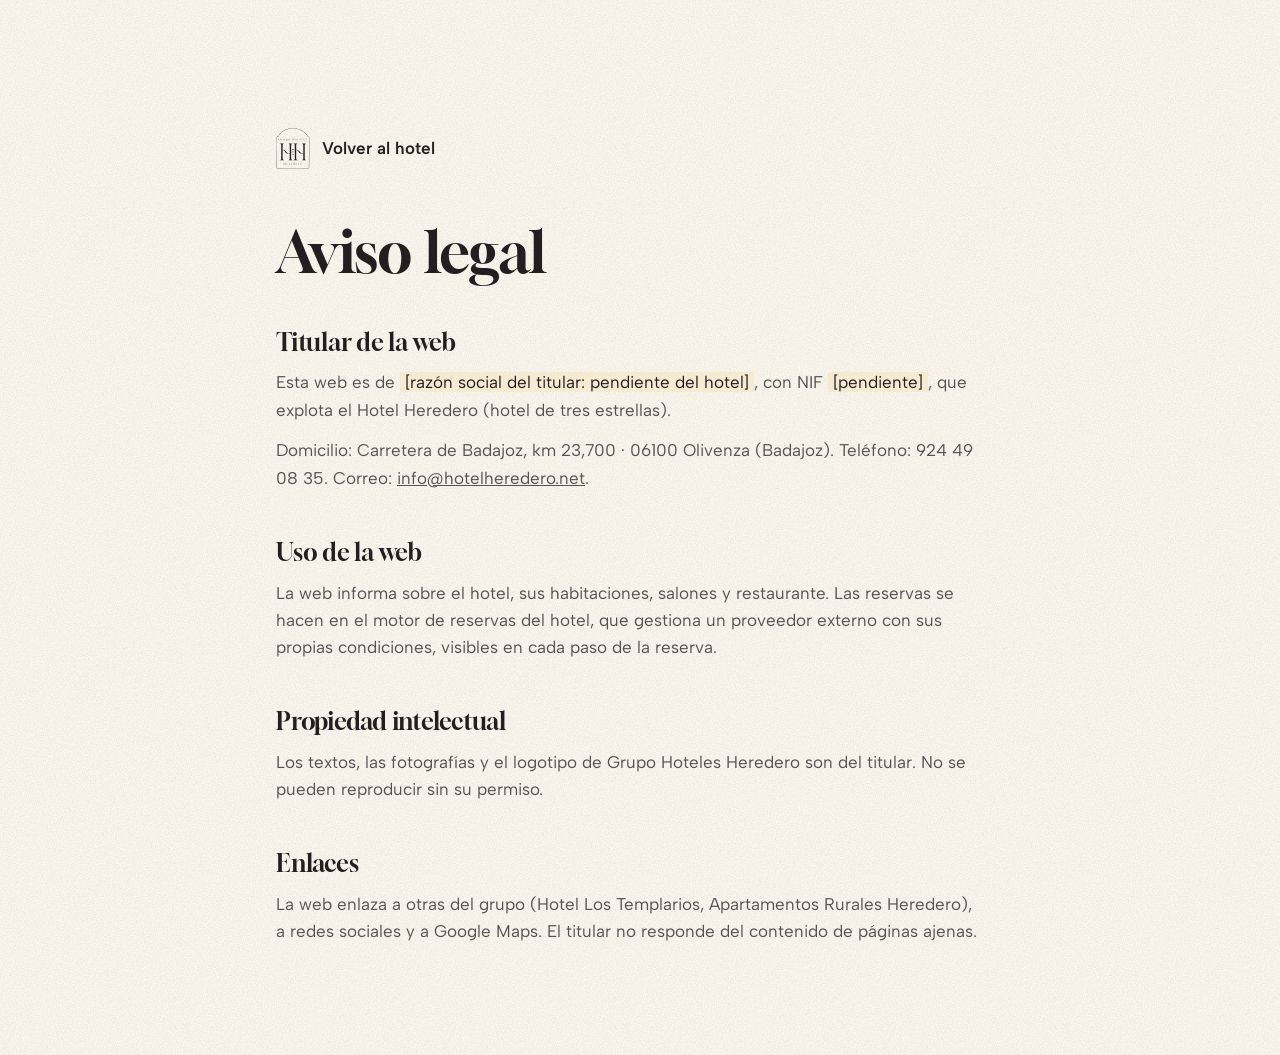
<file: aviso-legal.html>
<!DOCTYPE html>
<html lang="es">
<head>
<meta charset="utf-8">
<meta name="viewport" content="width=device-width, initial-scale=1">
<meta name="robots" content="noindex,nofollow">
<title>Aviso legal · Hotel Heredero</title>
<link rel="preconnect" href="https://fonts.googleapis.com">
<link rel="preconnect" href="https://fonts.gstatic.com" crossorigin>
<link rel="stylesheet" href="https://fonts.googleapis.com/css2?family=Gloock&family=Albert+Sans:wght@400;600&display=swap">
<link rel="stylesheet" href="css/estilos.css?v=2d593170">
<link rel="stylesheet" href="css/legal.css?v=1283e9ba">
<link rel="icon" href="marca/favicon.svg" type="image/svg+xml">
</head>
<body>
<main class="legal">
  <a class="legal__volver" href="index.html"><img src="marca/logo-heredero.svg" width="34" height="41" alt=""> Volver al hotel</a>
  <h1>Aviso legal</h1>

  <h2>Titular de la web</h2>
  <p>Esta web es de <span class="pendiente">[razón social del titular: pendiente del hotel]</span>, con NIF <span class="pendiente">[pendiente]</span>, que explota el Hotel Heredero (hotel de tres estrellas).</p>
  <p>Domicilio: Carretera de Badajoz, km 23,700 · 06100 Olivenza (Badajoz). Teléfono: 924 49 08 35. Correo: <a href="mailto:info@hotelheredero.net">info@hotelheredero.net</a>.</p>

  <h2>Uso de la web</h2>
  <p>La web informa sobre el hotel, sus habitaciones, salones y restaurante. Las reservas se hacen en el motor de reservas del hotel, que gestiona un proveedor externo con sus propias condiciones, visibles en cada paso de la reserva.</p>

  <h2>Propiedad intelectual</h2>
  <p>Los textos, las fotografías y el logotipo de Grupo Hoteles Heredero son del titular. No se pueden reproducir sin su permiso.</p>

  <h2>Enlaces</h2>
  <p>La web enlaza a otras del grupo (Hotel Los Templarios, Apartamentos Rurales Heredero), a redes sociales y a Google Maps. El titular no responde del contenido de páginas ajenas.</p>
</main>
</body>
</html>
</file>
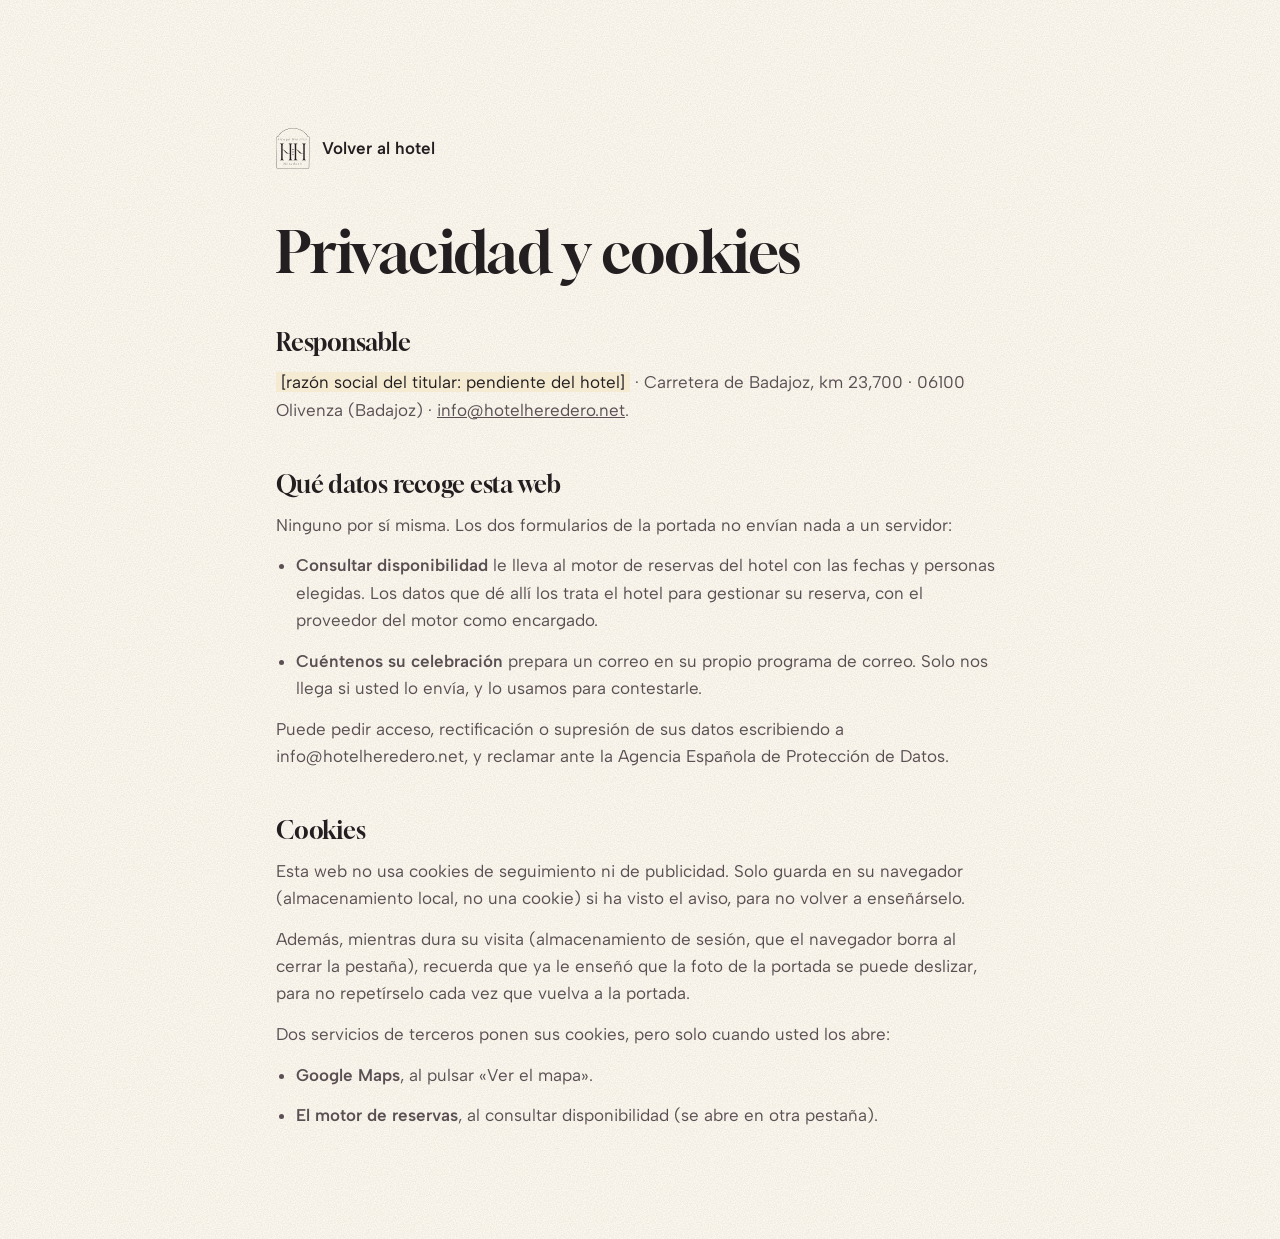
<file: privacidad.html>
<!DOCTYPE html>
<html lang="es">
<head>
<meta charset="utf-8">
<meta name="viewport" content="width=device-width, initial-scale=1">
<meta name="robots" content="noindex,nofollow">
<title>Privacidad y cookies · Hotel Heredero</title>
<link rel="preconnect" href="https://fonts.googleapis.com">
<link rel="preconnect" href="https://fonts.gstatic.com" crossorigin>
<link rel="stylesheet" href="https://fonts.googleapis.com/css2?family=Gloock&family=Albert+Sans:wght@400;600&display=swap">
<link rel="stylesheet" href="css/estilos.css?v=2d593170">
<link rel="stylesheet" href="css/legal.css?v=1283e9ba">
<link rel="icon" href="marca/favicon.svg" type="image/svg+xml">
</head>
<body>
<main class="legal">
  <a class="legal__volver" href="index.html"><img src="marca/logo-heredero.svg" width="34" height="41" alt=""> Volver al hotel</a>
  <h1>Privacidad y cookies</h1>

  <h2>Responsable</h2>
  <p><span class="pendiente">[razón social del titular: pendiente del hotel]</span> · Carretera de Badajoz, km 23,700 · 06100 Olivenza (Badajoz) · <a href="mailto:info@hotelheredero.net">info@hotelheredero.net</a>.</p>

  <h2>Qué datos recoge esta web</h2>
  <p>Ninguno por sí misma. Los dos formularios de la portada no envían nada a un servidor:</p>
  <ul>
    <li><strong>Consultar disponibilidad</strong> le lleva al motor de reservas del hotel con las fechas y personas elegidas. Los datos que dé allí los trata el hotel para gestionar su reserva, con el proveedor del motor como encargado.</li>
    <li><strong>Cuéntenos su celebración</strong> prepara un correo en su propio programa de correo. Solo nos llega si usted lo envía, y lo usamos para contestarle.</li>
  </ul>
  <p>Puede pedir acceso, rectificación o supresión de sus datos escribiendo a info@hotelheredero.net, y reclamar ante la Agencia Española de Protección de Datos.</p>

  <h2>Cookies</h2>
  <p>Esta web no usa cookies de seguimiento ni de publicidad. Solo guarda en su navegador (almacenamiento local, no una cookie) si ha visto el aviso, para no volver a enseñárselo.</p>
  <p>Además, mientras dura su visita (almacenamiento de sesión, que el navegador borra al cerrar la pestaña), recuerda que ya le enseñó que la foto de la portada se puede deslizar, para no repetírselo cada vez que vuelva a la portada.</p>
  <p>Dos servicios de terceros ponen sus cookies, pero solo cuando usted los abre:</p>
  <ul>
    <li><strong>Google Maps</strong>, al pulsar «Ver el mapa».</li>
    <li><strong>El motor de reservas</strong>, al consultar disponibilidad (se abre en otra pestaña).</li>
  </ul>
</main>
</body>
</html>
</file>
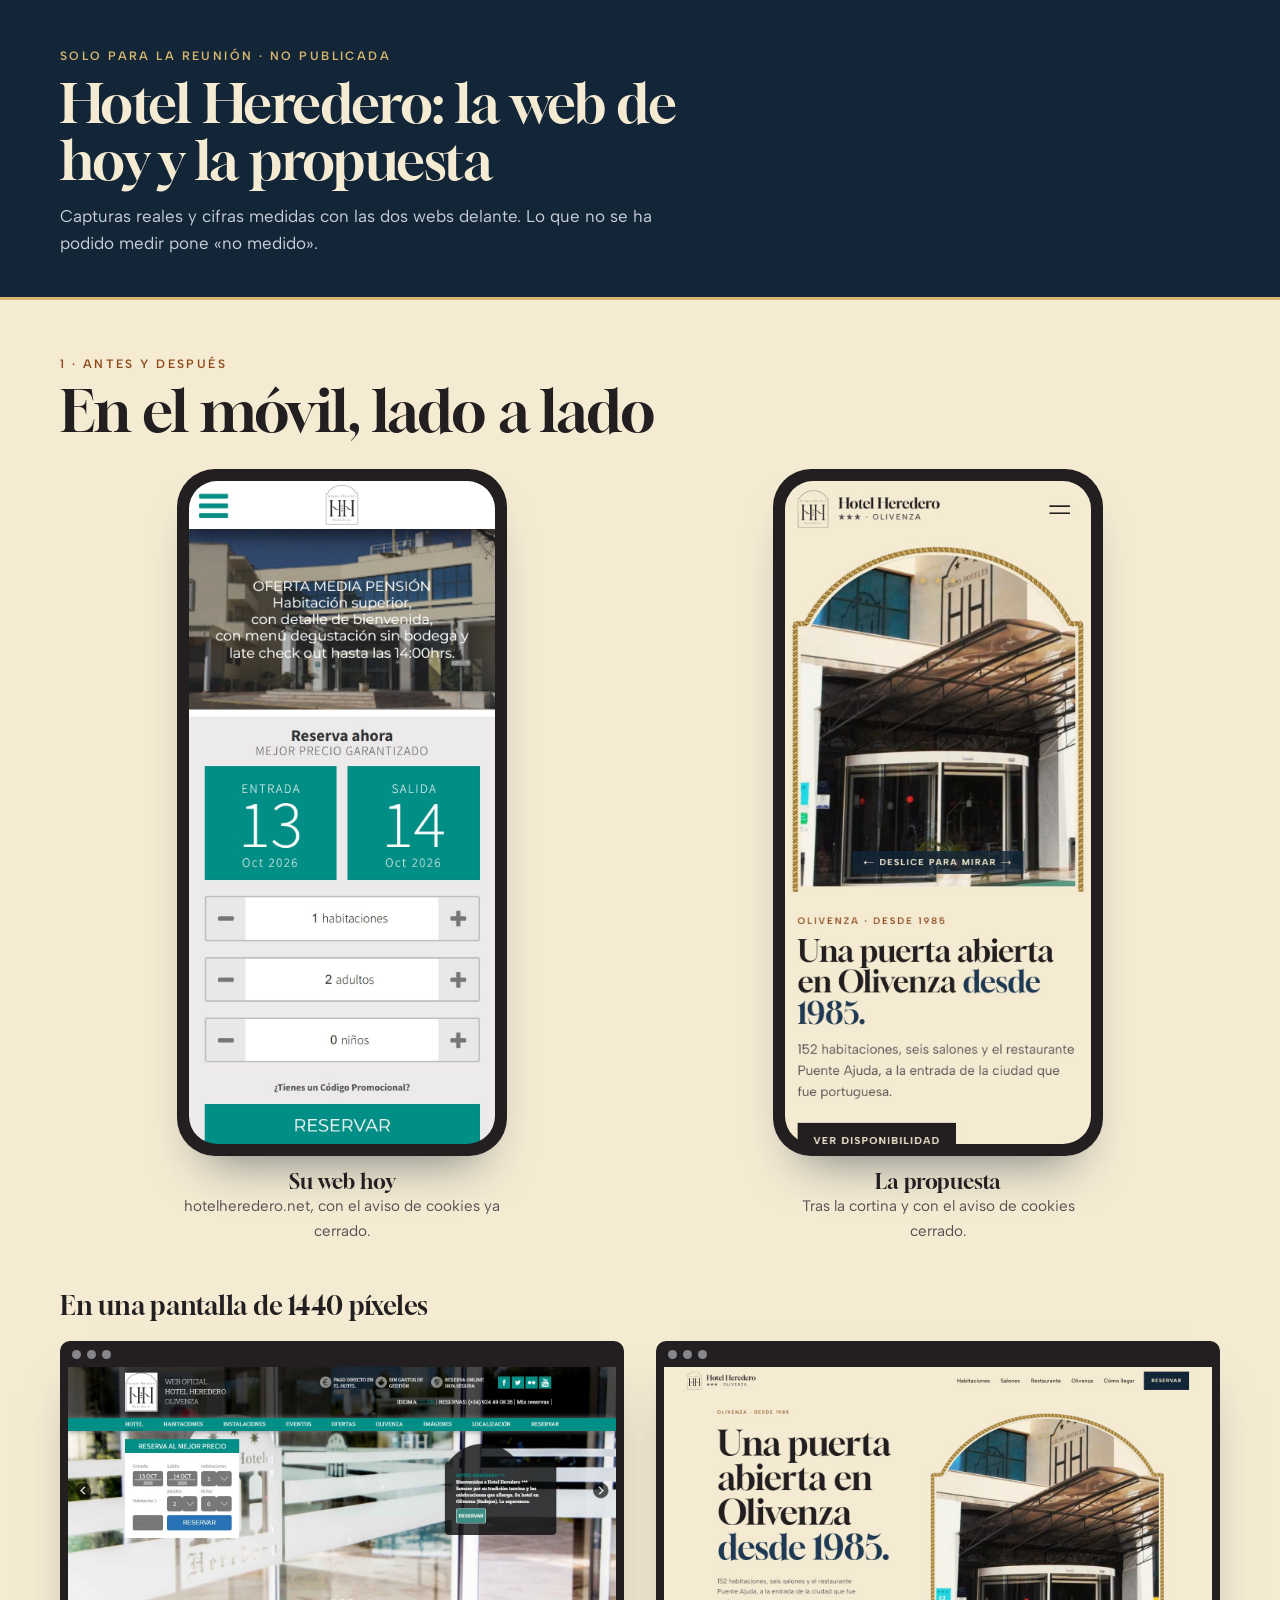
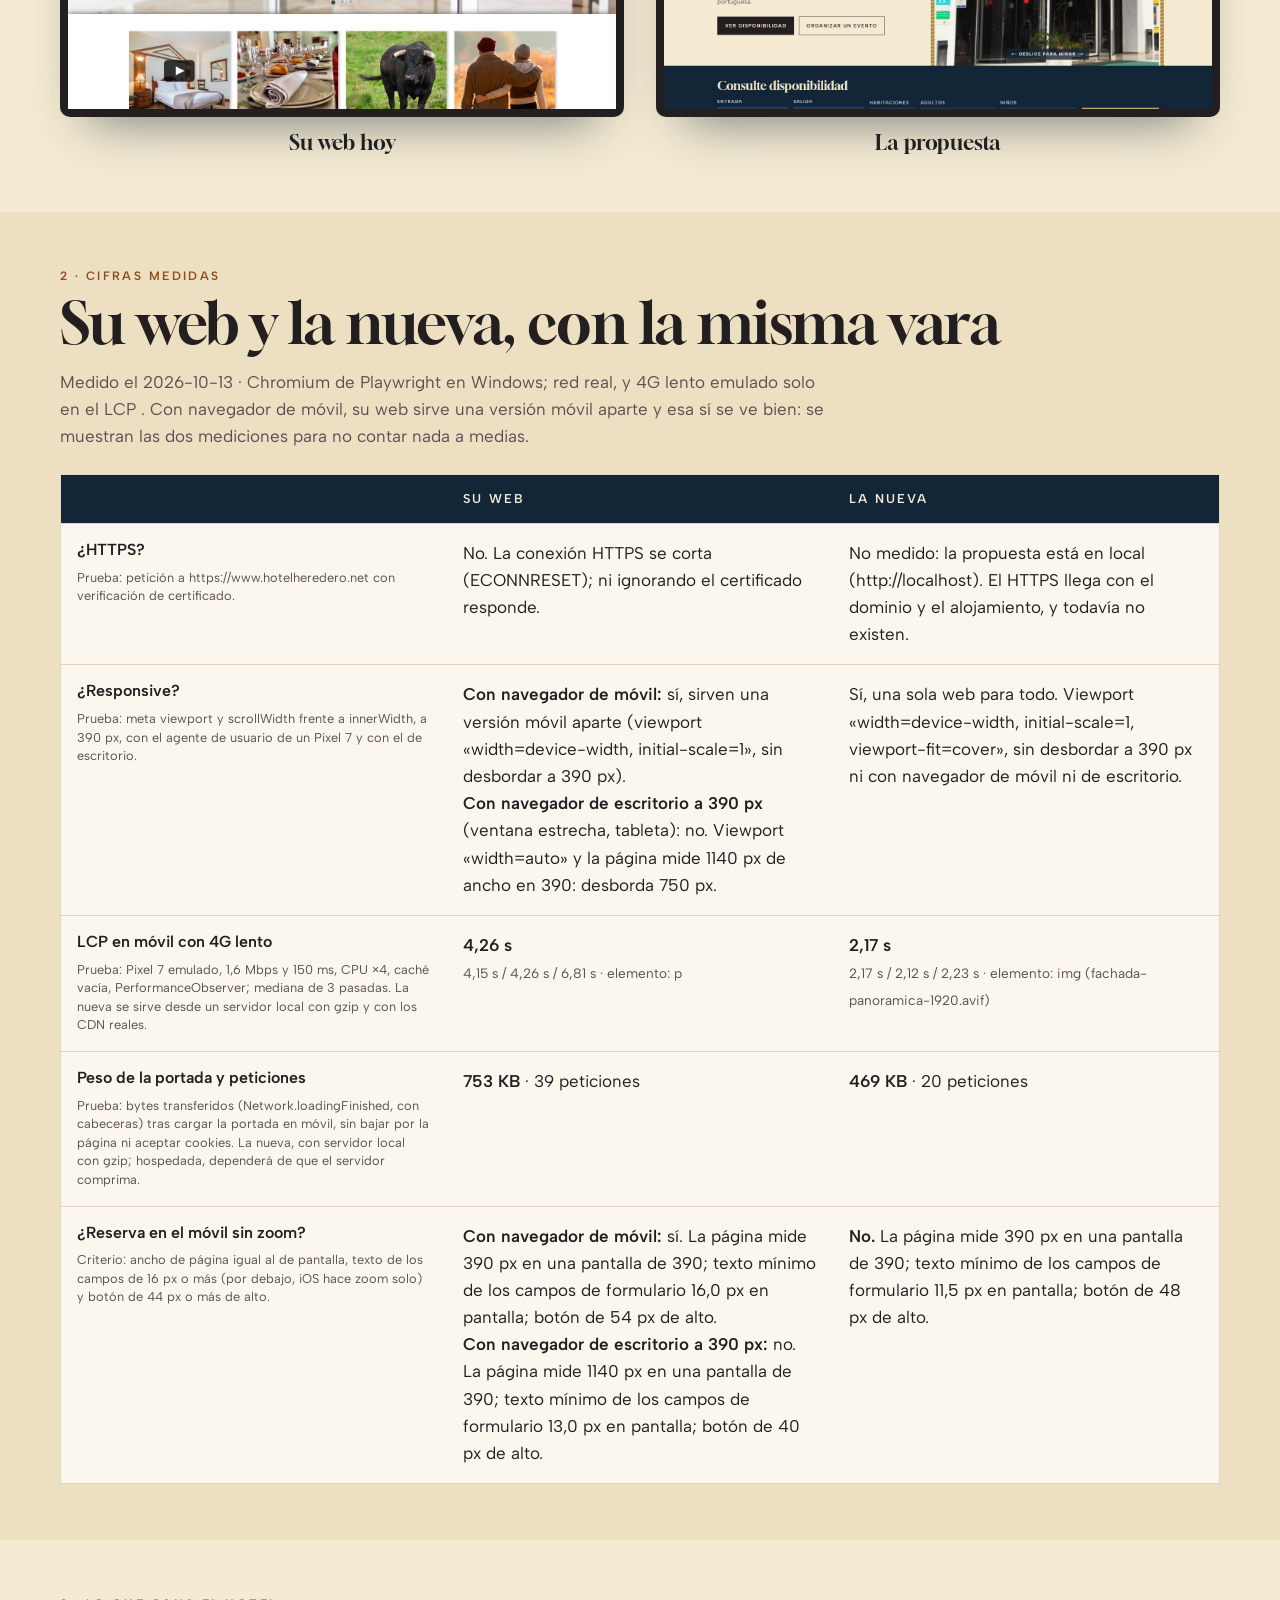
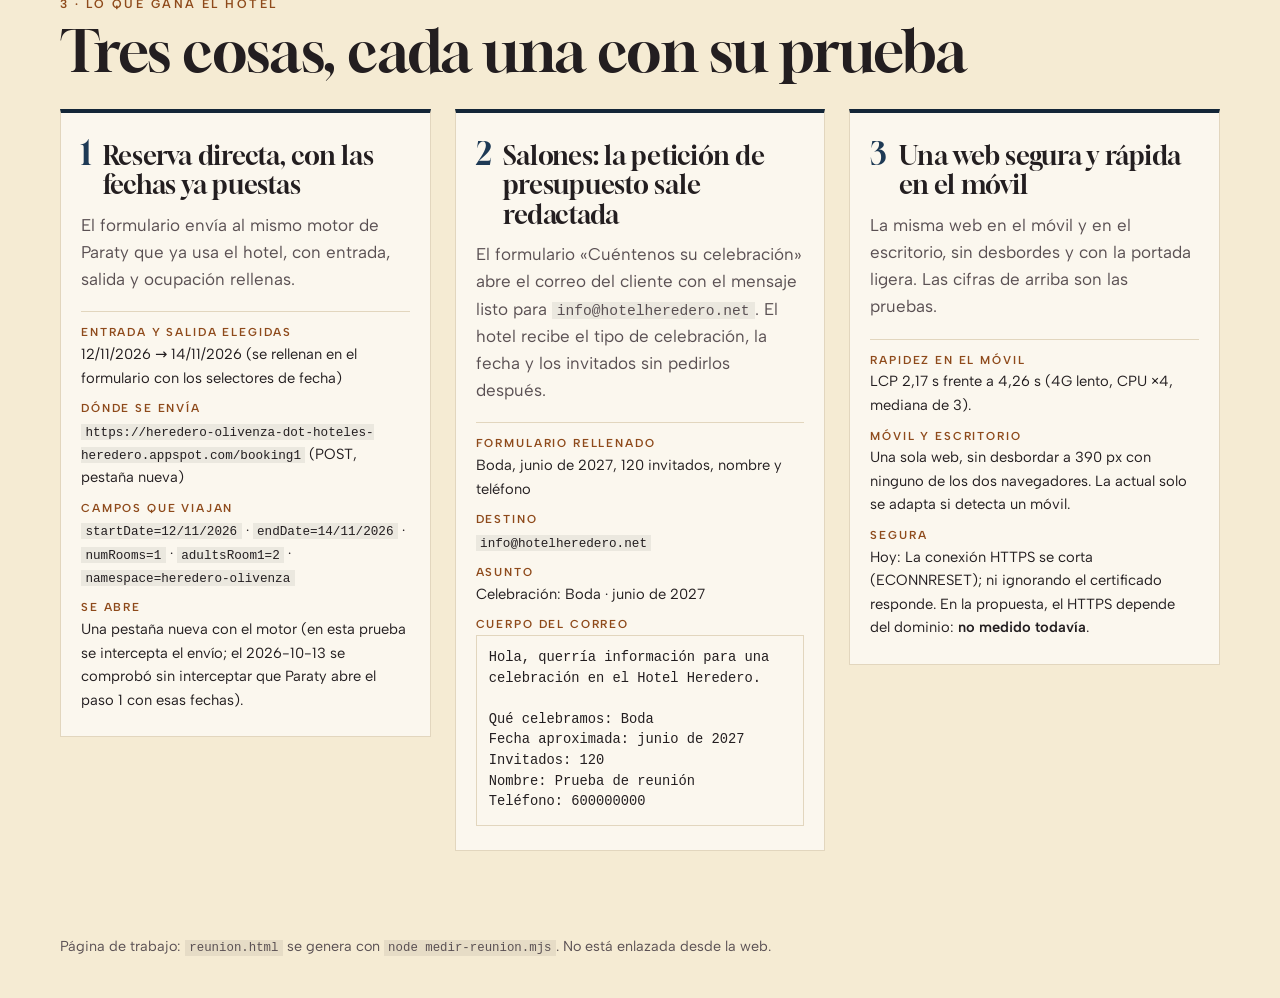
<file: reunion.html>
<!DOCTYPE html>
<html lang="es">
<head>
<meta charset="utf-8">
<meta name="viewport" content="width=device-width, initial-scale=1, viewport-fit=cover">
<meta name="robots" content="noindex,nofollow">
<title>Hotel Heredero · Modo reunión</title>
<meta name="theme-color" content="#132638">
<link rel="preconnect" href="https://fonts.googleapis.com">
<link rel="preconnect" href="https://fonts.gstatic.com" crossorigin>
<link rel="stylesheet" href="https://fonts.googleapis.com/css2?family=Gloock&family=Albert+Sans:ital,wght@0,400;0,500;0,600;1,400&display=swap">
<link rel="stylesheet" href="css/estilos.css?v=2d593170">
<link rel="stylesheet" href="css/reunion.css?v=94002c51">
<link rel="icon" href="marca/favicon.svg" type="image/svg+xml">
</head>
<body class="reunion">
<!-- Página interna para enseñar en la reunión. NO se enlaza desde la web ni viaja a la publicada. -->
<header class="r-cab">
  <div class="env">
    <p class="eti eti--oro">Solo para la reunión · no publicada</p>
    <h1>Hotel Heredero: la web de hoy y la propuesta</h1>
    <p class="r-lead">Capturas reales y cifras medidas con las dos webs delante. Lo que no se ha podido medir pone «no medido».</p>
  </div>
</header>

<main>
  <section class="r-sec" aria-labelledby="antes-tit">
    <div class="env">
      <p class="eti">1 · Antes y después</p>
      <h2 id="antes-tit">En el móvil, lado a lado</h2>
      <div class="r-moviles">
        <figure class="r-fig">
          <div class="r-movil"><img src="img/reunion/actual-movil.jpg" width="780" height="1688" alt="Portada actual de hotelheredero.net en un móvil de 390 píxeles de ancho" loading="lazy"></div>
          <figcaption><strong>Su web hoy</strong>hotelheredero.net, con el aviso de cookies ya cerrado.</figcaption>
        </figure>
        <figure class="r-fig">
          <div class="r-movil"><img src="img/reunion/nueva-movil.jpg" width="780" height="1688" alt="Portada de la web nueva en un móvil de 390 píxeles de ancho" loading="lazy"></div>
          <figcaption><strong>La propuesta</strong>Tras la cortina y con el aviso de cookies cerrado.</figcaption>
        </figure>
      </div>
      <h3 class="r-sub">En una pantalla de 1440 píxeles</h3>
      <div class="r-escritorios">
        <figure class="r-fig">
          <div class="r-navegador"><img src="img/reunion/actual-escritorio.jpg" width="1440" height="900" alt="Portada actual de hotelheredero.net en una pantalla de escritorio de 1440 píxeles" loading="lazy"></div>
          <figcaption><strong>Su web hoy</strong></figcaption>
        </figure>
        <figure class="r-fig">
          <div class="r-navegador"><img src="img/reunion/nueva-escritorio.jpg" width="1440" height="900" alt="Portada de la web nueva en una pantalla de escritorio de 1440 píxeles" loading="lazy"></div>
          <figcaption><strong>La propuesta</strong></figcaption>
        </figure>
      </div>
    </div>
  </section>

  <section class="r-sec r-sec--cal2" aria-labelledby="cifras-tit">
    <div class="env">
      <p class="eti">2 · Cifras medidas</p>
      <h2 id="cifras-tit">Su web y la nueva, con la misma vara</h2>
      <p class="r-nota">Medido el <!--[meta]-->
2026-10-13 · Chromium de Playwright en Windows; red real, y 4G lento emulado solo en el LCP
<!--[/meta]-->. Con navegador de móvil, su web sirve una versión móvil aparte y esa sí se ve bien: se muestran las dos mediciones para no contar nada a medias.</p>
      <div class="r-tabla-env">
        <table class="r-tabla">
          <thead><tr><th scope="col"><span class="oculto-visual">Medida</span></th><th scope="col">Su web</th><th scope="col">La nueva</th></tr></thead>
          <tbody>
          <!--[tabla]-->
<tr><th scope="row">¿HTTPS?<small>Prueba: petición a https://www.hotelheredero.net con verificación de certificado.</small></th><td>No. La conexión HTTPS se corta (ECONNRESET); ni ignorando el certificado responde.</td><td>No medido: la propuesta está en local (http://localhost). El HTTPS llega con el dominio y el alojamiento, y todavía no existen.</td></tr>
          <tr><th scope="row">¿Responsive?<small>Prueba: meta viewport y scrollWidth frente a innerWidth, a 390 px, con el agente de usuario de un Pixel 7 y con el de escritorio.</small></th><td><strong>Con navegador de móvil:</strong> sí, sirven una versión móvil aparte (viewport «width=device-width, initial-scale=1», sin desbordar a 390 px).<br><strong>Con navegador de escritorio a 390 px</strong> (ventana estrecha, tableta): no. Viewport «width=auto» y la página mide 1140 px de ancho en 390: desborda 750 px.</td><td>Sí, una sola web para todo. Viewport «width=device-width, initial-scale=1, viewport-fit=cover», sin desbordar a 390 px ni con navegador de móvil ni de escritorio.</td></tr>
          <tr><th scope="row">LCP en móvil con 4G lento<small>Prueba: Pixel 7 emulado, 1,6 Mbps y 150 ms, CPU ×4, caché vacía, PerformanceObserver; mediana de 3 pasadas. La nueva se sirve desde un servidor local con gzip y con los CDN reales.</small></th><td><strong>4,26 s</strong><br><small>4,15 s / 4,26 s / 6,81 s · elemento: p</small></td><td><strong>2,17 s</strong><br><small>2,17 s / 2,12 s / 2,23 s · elemento: img (fachada-panoramica-1920.avif)</small></td></tr>
          <tr><th scope="row">Peso de la portada y peticiones<small>Prueba: bytes transferidos (Network.loadingFinished, con cabeceras) tras cargar la portada en móvil, sin bajar por la página ni aceptar cookies. La nueva, con servidor local con gzip; hospedada, dependerá de que el servidor comprima.</small></th><td><strong>753 KB</strong> · 39 peticiones</td><td><strong>469 KB</strong> · 20 peticiones</td></tr>
          <tr><th scope="row">¿Reserva en el móvil sin zoom?<small>Criterio: ancho de página igual al de pantalla, texto de los campos de 16 px o más (por debajo, iOS hace zoom solo) y botón de 44 px o más de alto.</small></th><td><strong>Con navegador de móvil:</strong> sí. La página mide 390 px en una pantalla de 390; texto mínimo de los campos de formulario 16,0 px en pantalla; botón de 54 px de alto.<br><strong>Con navegador de escritorio a 390 px:</strong> no. La página mide 1140 px en una pantalla de 390; texto mínimo de los campos de formulario 13,0 px en pantalla; botón de 40 px de alto.</td><td><strong>No.</strong> La página mide 390 px en una pantalla de 390; texto mínimo de los campos de formulario 11,5 px en pantalla; botón de 48 px de alto.</td></tr>
<!--[/tabla]-->
          </tbody>
        </table>
      </div>
    </div>
  </section>

  <section class="r-sec" aria-labelledby="gana-tit">
    <div class="env">
      <p class="eti">3 · Lo que gana el hotel</p>
      <h2 id="gana-tit">Tres cosas, cada una con su prueba</h2>
      <div class="r-ganas">
        <article class="r-gana">
          <h3><span>1</span> Reserva directa, con las fechas ya puestas</h3>
          <p>El formulario envía al mismo motor de Paraty que ya usa el hotel, con entrada, salida y ocupación rellenas.</p>
          <!--[reserva]-->
<dl class="prueba">
          <div><dt>Entrada y salida elegidas</dt><dd>12/11/2026 → 14/11/2026 (se rellenan en el formulario con los selectores de fecha)</dd></div>
          <div><dt>Dónde se envía</dt><dd><code>https://heredero-olivenza-dot-hoteles-heredero.appspot.com/booking1</code> (POST, pestaña nueva)</dd></div>
          <div><dt>Campos que viajan</dt><dd><code>startDate=12/11/2026</code> · <code>endDate=14/11/2026</code> · <code>numRooms=1</code> · <code>adultsRoom1=2</code> · <code>namespace=heredero-olivenza</code></dd></div>
          <div><dt>Se abre</dt><dd>Una pestaña nueva con el motor (en esta prueba se intercepta el envío; el 2026-10-13 se comprobó sin interceptar que Paraty abre el paso 1 con esas fechas).</dd></div>
        </dl>
<!--[/reserva]-->
        </article>
        <article class="r-gana">
          <h3><span>2</span> Salones: la petición de presupuesto sale redactada</h3>
          <p>El formulario «Cuéntenos su celebración» abre el correo del cliente con el mensaje listo para <code>info@hotelheredero.net</code>. El hotel recibe el tipo de celebración, la fecha y los invitados sin pedirlos después.</p>
          <!--[salones]-->
<dl class="prueba">
          <div><dt>Formulario rellenado</dt><dd>Boda, junio de 2027, 120 invitados, nombre y teléfono</dd></div>
          <div><dt>Destino</dt><dd><code>info@hotelheredero.net</code></dd></div>
          <div><dt>Asunto</dt><dd>Celebración: Boda · junio de 2027</dd></div>
          <div><dt>Cuerpo del correo</dt><dd><pre>Hola, querría información para una celebración en el Hotel Heredero.

Qué celebramos: Boda
Fecha aproximada: junio de 2027
Invitados: 120
Nombre: Prueba de reunión
Teléfono: 600000000</pre></dd></div>
        </dl>
<!--[/salones]-->
        </article>
        <article class="r-gana">
          <h3><span>3</span> Una web segura y rápida en el móvil</h3>
          <p>La misma web en el móvil y en el escritorio, sin desbordes y con la portada ligera. Las cifras de arriba son las pruebas.</p>
          <!--[rapida]-->
<dl class="prueba">
          <div><dt>Rapidez en el móvil</dt><dd>LCP 2,17 s frente a 4,26 s (4G lento, CPU ×4, mediana de 3).</dd></div>
          <div><dt>Móvil y escritorio</dt><dd>Una sola web, sin desbordar a 390 px con ninguno de los dos navegadores. La actual solo se adapta si detecta un móvil.</dd></div>
          <div><dt>Segura</dt><dd>Hoy: La conexión HTTPS se corta (ECONNRESET); ni ignorando el certificado responde. En la propuesta, el HTTPS depende del dominio: <strong>no medido todavía</strong>.</dd></div>
        </dl>
<!--[/rapida]-->
        </article>
      </div>
    </div>
  </section>
</main>
<footer class="r-pie"><div class="env"><p>Página de trabajo: <code>reunion.html</code> se genera con <code>node medir-reunion.mjs</code>. No está enlazada desde la web.</p></div></footer>
</body>
</html>
</file>
<file: css/estilos.css>
/* ------------------------------------------------------------------
   Hotel Heredero · Olivenza · «El portal», dirección «Cordón»
   Colores medidos: tinta del logo, cal de la fachada, azul del cristal
   de la entrada. El oro es SOLO del cordón (decorativo, nunca texto
   sobre claro). Los textos apagados van con color propio, nunca con
   opacity (contrastes en README).
   ------------------------------------------------------------------ */
:root {
  --tinta: #231E20;
  --tinta-2: #5A5053;        /* texto secundario sobre papel/cal */
  --papel: #FBF7EE;
  --cal: #F5EBD3;
  --cal-2: #EDE0C2;
  --azul: #132638;
  --azul-2: #1E3A55;
  --azul-txt: #1E3A55;       /* acento de texto sobre claro */
  --oro: #B08A3E;
  --oro-claro: #D9B76E;
  --oro-sobre-azul: #D9B76E; /* texto de oro SOLO sobre azul/tinta */
  --ocre: #B5672F;
  --ocre-txt: #8E4A1B;       /* ocre como texto sobre papel */
  --cal-tenue: #C8CED6;      /* texto secundario sobre azul */
  --linea: #E2D6BE;
  --linea-azul: #2E4A66;
  --cab: 72px;
  --foco: var(--azul);
  --fuente-t: Gloock, 'Times New Roman', serif;
  --fuente: 'Albert Sans', system-ui, -apple-system, 'Segoe UI', sans-serif;
  --ease: cubic-bezier(.2, .7, .2, 1);
  --barra: 68px;             /* alto de la barra de reserva del móvil */
  /* Grano de papel: una tesela de feTurbulence que el navegador rasteriza UNA vez
     y repite (nada de canvas ni filtros por fotograma). Muy tenue: alfa ≈ 3 %. */
  --grano: url("data:image/svg+xml,%3Csvg xmlns='http://www.w3.org/2000/svg' width='220' height='220'%3E%3Cfilter id='g' x='0' y='0' width='100%25' height='100%25'%3E%3CfeTurbulence type='fractalNoise' baseFrequency='.85' numOctaves='3' stitchTiles='stitch'/%3E%3CfeColorMatrix values='0 0 0 0 .2 0 0 0 0 .14 0 0 0 0 .08 .2 0 0 0 -.065'/%3E%3C/filter%3E%3Crect width='220' height='220' filter='url(%23g)'/%3E%3C/svg%3E");
}

*, *::before, *::after { box-sizing: border-box; margin: 0; padding: 0; }
html { -webkit-text-size-adjust: 100%; overflow-x: clip; }
/* Lenis: sin scroll-behavior:smooth, que lo vuelve lentísimo */
html.lenis, html.lenis body { height: auto; }
.lenis.lenis-smooth { scroll-behavior: auto !important; }
.lenis.lenis-stopped { overflow: hidden; }
body {
  background: var(--papel) var(--grano);
  color: var(--tinta);
  font: 400 17px/1.6 var(--fuente);
  overflow-x: clip;
  -webkit-font-smoothing: antialiased;
}
img, svg, picture { display: block; max-width: 100%; }
picture { width: 100%; height: 100%; }
a { color: inherit; }
button, input, select, textarea { font: inherit; color: inherit; }
button { cursor: pointer; background: none; border: 0; }
h1, h2, h3 { font-family: var(--fuente-t); font-weight: 400; line-height: 1.06; letter-spacing: -.01em; }
h2 { font-size: clamp(2rem, 4.6vw, 3.6rem); }
h3 { font-size: clamp(1.3rem, 2vw, 1.6rem); line-height: 1.15; }
em { font-style: normal; color: var(--azul-txt); }
strong { font-weight: 600; }

.env { max-width: 1240px; margin: 0 auto; padding: 0 16px; }
@media (min-width: 760px) { .env { padding: 0 40px; } }

.oculto-visual {
  position: absolute !important; width: 1px; height: 1px; overflow: hidden;
  clip: rect(0 0 0 0); clip-path: inset(50%); white-space: nowrap;
}
.saltar {
  position: fixed; left: 16px; top: -60px; z-index: 300;
  background: var(--tinta); color: var(--cal); padding: 10px 16px; text-decoration: none;
}
.saltar:focus { top: 12px; }

/* Foco con la forma del motivo: un portal pequeño (arco arriba) */
:focus-visible {
  outline: 2px solid var(--foco);
  outline-offset: 4px;
  border-radius: 999px 999px 3px 3px / 16px 16px 3px 3px;
}
.historia, .taurino, .pie, .reserva, .visor, .cortina { --foco: var(--oro-claro); }
/* las secciones reciben el foco al llegar por un ancla: sin aro alrededor de toda la sección */
section[tabindex="-1"]:focus { outline: none; }

.eti {
  font: 600 .76rem/1.3 var(--fuente);
  letter-spacing: .2em; text-transform: uppercase;
  color: var(--ocre-txt);
}
.eti--oro { color: var(--oro-sobre-azul); }
/* rótulo de lámina: «N.º 01 · Habitaciones». Contador de CSS: si se quita el
   módulo taurino o la galería está oculta, la numeración sigue seguida. */
main { counter-reset: lamina; }
.eti[data-lamina]::before {
  counter-increment: lamina;
  content: "N.º " counter(lamina, decimal-leading-zero) "\2002·\2002";
  font-variant-numeric: tabular-nums;
}
/* ---------- botones ---------- */
.btn {
  display: inline-flex; align-items: center; justify-content: center; gap: .6em;
  min-height: 48px; padding: .85em 1.5em;
  font: 600 .8rem/1 var(--fuente); letter-spacing: .14em; text-transform: uppercase;
  text-decoration: none; border: 1px solid transparent;
  transition: background-color .3s, color .3s, border-color .3s;
}
.btn--tinta { background: var(--tinta); color: var(--cal); }
.btn--tinta:hover { background: var(--azul); }
.btn--azul { background: var(--azul); color: var(--cal); }
.btn--azul:hover { background: var(--tinta); }
.btn--linea { border-color: currentColor; color: var(--tinta); }
.btn--linea:hover { background: var(--tinta); color: var(--cal); border-color: var(--tinta); }
.btn--cal { background: var(--cal); color: var(--tinta); }
.btn--cal:hover { background: #fff; }
.btn--oro { background: var(--oro-claro); color: var(--tinta); }
.btn--oro:hover { background: var(--cal); }
.btn--linea-cal { border-color: var(--cal); color: var(--cal); }
.btn--linea-cal:hover { background: var(--cal); color: var(--tinta); }

/* ---------- arco: el marco del logo como recorte (JS pone el path exacto) ---------- */
.arco { display: block; position: relative; overflow: hidden; border-radius: 50% 50% 0 0 / 26% 26% 0 0; }
.arco.es-recortado { border-radius: 0; clip-path: var(--arco); }
.arco img { width: 100%; height: 100%; object-fit: cover; }

/* ---------- aperturas en arco (main.js § 3b) ----------
   Cerrada: --revela-0 (la puerta diminuta al pie). Abierta: --revela-1 (o el
   propio arco de la foto). La transición solo existe mientras se abre; al
   acabar, el JS quita las clases y queda el recorte de reposo. */
html.con-movimiento .revela { clip-path: var(--revela-0, inset(100% 0 0 0)); }
html.con-movimiento .revela.es-abierto { clip-path: var(--revela-1, var(--arco, none)); }
.revela.es-abriendo { transition: clip-path 1.15s cubic-bezier(.3, .65, .15, 1); }
.historia.revela.es-abriendo, .taurino.revela.es-abriendo { transition-duration: 1.4s; }

/* ---------- cordón ---------- */
.cordon { position: absolute; pointer-events: none; overflow: visible; }
.cordon__alma { stroke: #7A5A22; }
.cordon__cabo-a { fill: var(--oro); stroke: #5E4418; }
.cordon__cabo-b { fill: var(--oro-claro); stroke: #5E4418; }
/* volumen sin filtros: sombra = el cuerpo desplazado; luz = óvalos estrechos en el lomo */
.cordon__sombra { stroke: rgba(30, 18, 6, .3); }
.cordon__luz { fill: #F7E8BE; fill-opacity: .82; }

/* ============ cortina ============ */
.cortina {
  position: fixed; inset: 0; z-index: 200;
  background: var(--azul);                   /* provisional hasta que el JS pinta el muro */
  display: grid; place-items: center;
}
.cortina[hidden],
html.cortina-fuera .cortina,
html.cortina-fuera .cortina[hidden] { display: none; }
.cortina.es-muro { background: transparent; }
/* Si GSAP no ha llegado del CDN a los 2,6 s (4G lento), la cortina se va sola,
   por CSS, sin esperar a ningún script. Cuando main.js la anima pone
   «cortina-js» en <html> y esto deja de aplicarse. */
html.js:not(.cortina-js) .cortina { animation: cortina-sola .6s ease 2.6s forwards; }
@keyframes cortina-sola { to { opacity: 0; visibility: hidden; } }
.cortina__lienzo { position: absolute; inset: 0; width: 100%; height: 100%; }
.cortina__muro { fill: var(--azul); }
.cortina__hh { color: var(--cal); opacity: 0; }
.cortina__txt {
  position: absolute; left: 0; right: 0; bottom: 12svh; text-align: center;
  font: 600 .78rem/1 var(--fuente); letter-spacing: .5em; text-transform: uppercase;
  color: var(--oro-sobre-azul); opacity: 0;
}
html:not(.js) .cortina { display: none; }
@media (prefers-reduced-motion: reduce) { .cortina { display: none !important; } }

/* ============ cabecera ============ */
.cab {
  position: fixed; top: 0; left: 0; right: 0; z-index: 50;
  height: var(--cab);
  transition: background-color .4s, box-shadow .4s, color .4s;
}
/* sobre «Desde 1985» y el pie: azul con texto cal (con el menú abierto, no) */
body:not(.menu) .cab.es-azul {
  background: rgba(19, 38, 56, .94); color: var(--cal);
  box-shadow: 0 1px 0 var(--linea-azul); --foco: var(--oro-claro);
}
body:not(.menu) .cab.es-azul .cab__nombre i { color: var(--cal-tenue); }
body:not(.menu) .cab.es-azul .cab__compacto { color: var(--cal); }
body:not(.menu) .cab.es-azul .cab__reservar { background: var(--cal); color: var(--tinta); }
body:not(.menu) .cab.es-azul .menu-btn span:not(.oculto-visual) { background: var(--cal); }
.cab.sc {
  background: rgba(251, 247, 238, .9);
  -webkit-backdrop-filter: blur(10px); backdrop-filter: blur(10px);
  box-shadow: 0 1px 0 var(--linea);
}
.cab__env {
  height: 100%; max-width: 1400px; margin: 0 auto; padding: 0 16px;
  display: flex; align-items: center; gap: 24px;
}
@media (min-width: 760px) { .cab__env { padding: 0 40px; } }
.cab__marca { display: flex; align-items: center; gap: 12px; text-decoration: none; margin-right: auto; }
/* logo: entero arriba; al bajar, el compacto (mismo marco y mismo HH, sin los
   rótulos que a 34 px no se leen), encima trazo a trazo y un poco más pequeño */
.cab__logos { position: relative; display: block; width: 40px; flex: none; }
.cab__logo, .cab__compacto { width: 40px; height: auto; transform-origin: 0 50%; transition: opacity .35s, transform .45s var(--ease), color .4s; }
.cab__compacto { position: absolute; left: 0; top: 0; color: var(--tinta); opacity: 0; }
.cab.sc .cab__logo, .cab.es-azul .cab__logo { opacity: 0; transform: scale(.85); }
.cab.sc .cab__compacto, .cab.es-azul .cab__compacto { opacity: 1; transform: scale(.85); }
.cab__nombre { font: 400 1.15rem/1.05 var(--fuente-t); display: flex; flex-direction: column; }
.cab__nombre i { font: 600 .62rem/1.4 var(--fuente); font-style: normal; letter-spacing: .18em; text-transform: uppercase; color: var(--tinta-2); }
.nav { display: none; gap: 28px; }
.nav a { font: 500 .9rem/1 var(--fuente); text-decoration: none; padding: 8px 0; position: relative; }
.nav a::after { content: ''; position: absolute; left: 0; right: 0; bottom: 2px; height: 1px; background: currentColor; transform: scaleX(0); transform-origin: left; transition: transform .35s var(--ease); }
.nav a:hover::after { transform: scaleX(1); }
.cab__reservar { display: none; }
@media (min-width: 1000px) {
  .nav { display: flex; }
  .cab__reservar { display: inline-flex; }
}
.menu-btn { width: 48px; height: 48px; display: grid; place-content: center; gap: 7px; position: relative; z-index: 2; }
.menu-btn span:not(.oculto-visual) { display: block; width: 26px; height: 2px; background: var(--tinta); transition: transform .35s var(--ease); }
body.menu .menu-btn span:nth-child(1) { transform: translateY(4.5px) rotate(45deg); }
body.menu .menu-btn span:nth-child(2) { transform: translateY(-4.5px) rotate(-45deg); }
@media (min-width: 1000px) { .menu-btn { display: none; } }

/* el menú va FUERA de la cabecera (que lleva backdrop-filter) y con alto explícito */
.menu-movil {
  position: fixed; top: 0; left: 0; right: 0; height: 100dvh; z-index: 45;
  background: var(--cal);
  padding: calc(var(--cab) + 24px) 24px 32px;
  display: flex; flex-direction: column; gap: 28px;
  transform: translateY(-100%); visibility: hidden;
  transition: transform .55s var(--ease), visibility 0s .55s;
}
body.menu .menu-movil { transform: none; visibility: visible; transition: transform .55s var(--ease); }
.menu-movil nav { display: flex; flex-direction: column; }
.menu-movil nav a { font: 400 1.9rem/1.25 var(--fuente-t); text-decoration: none; padding: 8px 0; border-bottom: 1px solid var(--linea); }
.menu-movil__tel { font-weight: 600; text-decoration: none; }
@media (min-width: 1000px) { .menu-movil { display: none; } }

/* ============ hero ============ */
.hero {
  position: relative;
  min-height: 100svh;
  padding: calc(var(--cab) + 16px) 16px 40px;
  background: var(--cal);
  display: grid; gap: 28px;
  overflow: clip;
}
.hero__texto { position: relative; z-index: 2; }
.hero__tit { font-size: clamp(2.4rem, 9.6vw, 5.6rem); line-height: 1.02; margin: .3em 0 .35em; max-width: 13ch; }
.hero__entra { font-size: 1.05rem; color: var(--tinta-2); max-width: 36ch; }
.hero__acc { display: flex; flex-wrap: wrap; gap: 12px; margin-top: 26px; }
/* coordenadas del hotel (nodo de OpenStreetMap), como el pie de una lámina */
.hero__coord {
  margin-top: 26px; display: flex; align-items: center; gap: 12px;
  font: 600 .7rem/1.3 var(--fuente); letter-spacing: .18em; text-transform: uppercase;
  color: var(--tinta-2); font-variant-numeric: tabular-nums;
}
.hero__coord::before { content: ''; width: 28px; height: 1px; background: currentColor; flex: none; }

.portal { position: relative; margin: 6px 4px 8px; order: -1; }   /* en móvil, el portal primero */
.portal__ventana {
  position: relative; width: 100%;
  aspect-ratio: auto; height: min(50svh, 470px);
  background: var(--azul-2);
  touch-action: pan-y;               /* el gesto horizontal no roba el scroll vertical */
  cursor: grab;
}
.portal__ventana.es-arrastrando { cursor: grabbing; }
.portal__pista { position: absolute; top: 0; left: 0; height: 100%; will-change: transform; }
.portal__vista { position: absolute; top: 0; left: 0; height: 100%; opacity: 0; transition: opacity 1.4s ease; }
.portal__vista.es-activa { opacity: 1; }
.portal__vista picture, .portal__vista img { height: 100%; width: auto; max-width: none; }
.portal__vista img { -webkit-user-drag: none; user-select: none; }
.cordon--portal { inset: -14px; width: calc(100% + 28px); height: calc(100% + 28px); }
.portal__estrellas {
  position: absolute; left: 50%; top: 5%; transform: translateX(-50%);
  color: var(--oro-claro); letter-spacing: .5em; padding-left: .5em; font-size: .9rem;
  text-shadow: 0 1px 8px rgba(0, 0, 0, .45); pointer-events: none;
}
.portal__pista-txt {
  position: absolute; left: 50%; bottom: 16px; transform: translateX(-50%);
  white-space: nowrap; pointer-events: none;
  font: 600 .7rem/1 var(--fuente); letter-spacing: .16em; text-transform: uppercase;
  color: var(--cal); background: rgba(19, 38, 56, .78); padding: 9px 14px;
  transition: opacity .5s;
}
.portal__pista-txt.es-oculta { opacity: 0; }
/* la fachada con profundidad (profundidad.js): encima de la pista, aparece
   cuando ya ha pintado; la foto de debajo nunca se oculta */
.portal__prof {
  position: absolute; inset: 0; width: 100%; height: 100%;
  pointer-events: none; opacity: 0; transition: opacity .6s ease;
}
.portal__prof.es-lista { opacity: 1; }
.portal__inclinar {
  position: absolute; left: 50%; bottom: 52px; transform: translateX(-50%);
  min-height: 44px; padding: 0 16px; border: 0; cursor: pointer;
  display: inline-flex; align-items: center; gap: 8px; white-space: nowrap;
  font: 600 .7rem/1 var(--fuente); letter-spacing: .16em; text-transform: uppercase;
  color: var(--cal); background: rgba(19, 38, 56, .78);
}
.portal__inclinar[hidden] { display: none; }
.portal__inclinar:focus-visible { outline-color: var(--cal); outline-offset: -5px; }

@media (min-width: 900px) {
  .hero {
    grid-template-columns: minmax(0, 1fr) auto;
    align-items: end; gap: 5vw;
    /* mismos bordes que la columna de las secciones (.env: 1240 px con 40 de margen) */
    padding: calc(var(--cab) + 24px) max(40px, calc((100vw - 1240px) / 2 + 40px)) 0;
    /* el portal no pasa de 650 px (la panorámica no se amplía): en pantallas
       altas el hero se ajusta a su contenido en vez de dejar un hueco arriba */
    min-height: min(100svh, calc(650px + var(--cab) + 64px));
  }
  .hero__texto { padding-bottom: clamp(40px, 9svh, 96px); }
  .portal { margin: 0; align-self: end; order: 0; }
  /* nunca más alto que las panorámicas (650 px): así no se amplían */
  .portal__ventana { aspect-ratio: auto; height: min(calc(100svh - var(--cab) - 64px), 650px); width: min(calc(min(100svh - var(--cab) - 64px, 650px) * .9), 42vw, 585px); }
  .cordon--portal { inset: -16px -16px 0 -16px; height: calc(100% + 16px); }
}

/* ============ titulares partidos (palabras) ============ */
.pal { display: inline-block; overflow: hidden; vertical-align: top; padding-bottom: .08em; margin-bottom: -.08em; white-space: nowrap; }
.pal > i { display: inline-block; font-style: inherit; }
html.con-movimiento [data-partir].es-partido:not(.es-visto) .pal > i { transform: translateY(105%); }
.pal > i { transition: transform 1.05s var(--ease); transition-delay: calc(var(--n, 0) * 45ms); }

/* ============ reserva ============ */
.reserva { background: var(--azul); color: var(--cal); padding: 36px 0 30px; position: relative; z-index: 3; }
.reserva__tit { font-size: clamp(1.5rem, 2.6vw, 2rem); margin-bottom: 18px; }
.reserva__form { display: grid; grid-template-columns: repeat(2, minmax(0, 1fr)); gap: 14px; align-items: end; }
.campo { display: flex; flex-direction: column; gap: 6px; min-width: 0; }
.campo label, .ocupa legend, .ocupa label {
  font: 600 .72rem/1.2 var(--fuente); letter-spacing: .14em; text-transform: uppercase;
}
.reserva .campo label, .reserva .ocupa legend, .reserva .ocupa label { color: var(--cal-tenue); }
.campo input, .campo select, .campo textarea, .ocupa select {
  min-height: 48px; width: 100%;
  padding: 10px 12px; border-radius: 0;
  border: 1px solid var(--linea); background: #fff; color: var(--tinta);
}
.reserva .campo input, .reserva .campo select, .reserva .ocupa select {
  background: var(--azul-2); color: var(--cal); border-color: var(--linea-azul); color-scheme: dark;
}
.campo--corto { grid-column: span 2; }
.ocupa { border: 0; grid-column: span 2; display: grid; grid-template-columns: auto minmax(0, 1fr) minmax(0, 1fr); gap: 10px; align-items: end; min-width: 0; }
.ocupa[hidden] { display: none; }
.ocupa legend { float: left; padding-bottom: 14px; }
.reserva__form:not(.es-varias) .ocupa legend { position: absolute; width: 1px; height: 1px; overflow: hidden; clip-path: inset(50%); }
.reserva__form:not(.es-varias) .ocupa { grid-template-columns: repeat(2, minmax(0, 1fr)); }
.ocupa label { display: flex; flex-direction: column; gap: 6px; }
/* el select vive dentro de la etiqueta (.72rem en mayúsculas): sin esto medía
   11,5 px y iOS hacía zoom al tocarlo. Ningún campo baja de 16 px. */
.ocupa select { font-size: 1rem; letter-spacing: 0; text-transform: none; }
.reserva__ir { grid-column: span 2; }
.reserva__aviso { grid-column: 1 / -1; min-height: 1.2em; color: var(--oro-sobre-azul); font-weight: 600; }
.reserva__aviso:empty { display: none; }
.reserva__nota { margin-top: 14px; font-size: .92rem; color: var(--cal-tenue); }
.reserva__nota a { color: var(--cal); }
@media (min-width: 1000px) {
  .reserva__form { grid-template-columns: 1fr 1fr 120px minmax(0, 2.2fr) auto; }
  .campo--corto, .ocupa, .reserva__ir { grid-column: auto; }
  .ocupa { grid-template-columns: auto 1fr 1fr; }
  .ocupa + .ocupa { grid-column: 4; }
}

/* ============ cabeceras de sección ============ */
.cabeza { max-width: 760px; margin-bottom: 44px; }
.cabeza h2 { margin: .35em 0 .4em; }
.cabeza__txt { color: var(--tinta-2); font-size: 1.06rem; max-width: 60ch; }
.cabeza--doble { max-width: none; display: grid; gap: 20px; }
@media (min-width: 900px) { .cabeza--doble { grid-template-columns: 1.3fr 1fr; align-items: end; gap: 6vw; } }

section { scroll-margin-top: var(--cab); }
.habs, .salones, .mesa, .olivenza, .donde, .galeria { padding: 96px 0; }
@media (min-width: 900px) { .habs, .salones, .mesa, .olivenza, .donde, .galeria { padding: 128px 0; } }

/* ============ habitaciones ============ */
.habs__fila { position: relative; padding-bottom: 46px; }
.habs__arcos { list-style: none; display: grid; grid-template-columns: 1fr 1fr; gap: 26px 14px; position: relative; z-index: 1; }
@media (min-width: 700px) { .habs__arcos { grid-template-columns: repeat(4, 1fr); gap: 22px; } }
.arco-foto .arco { aspect-ratio: .74; }
/* el pie baja para dejar sitio al festón que cuelga bajo los arcos */
.arco-foto__pie { margin-top: 44px; font: 400 1.1rem/1.2 var(--fuente-t); }
html.densidad-sobria .arco-foto__pie { margin-top: 12px; }
.cordon--feston { inset: 0; width: 100%; height: 100%; z-index: 2; }
.habs__datos { display: grid; gap: 36px; margin-top: 40px; }
@media (min-width: 900px) { .habs__datos { grid-template-columns: 1fr 1.2fr; gap: 6vw; align-items: start; } }
.cifras { display: grid; gap: 20px; }
@media (max-width: 899px) { .habs__datos .cifras { grid-template-columns: repeat(3, 1fr); gap: 12px; } .habs__datos .cifras dd { font-size: 2.4rem; } }
.cifras div { display: flex; flex-direction: column-reverse; border-top: 1px solid var(--linea); padding-top: 12px; }
.cifras dd { font: 400 clamp(2.6rem, 5vw, 3.8rem)/1 var(--fuente-t); }
.cifras dt { color: var(--tinta-2); font-size: .95rem; }
.cifras--fila { grid-template-columns: 1fr 1fr; margin: 48px 0 56px; }
@media (min-width: 900px) { .cifras--fila { grid-template-columns: repeat(4, 1fr); gap: 28px; } }
.equipo { list-style: none; columns: 2; column-gap: 28px; }
.equipo li { break-inside: avoid; padding: 11px 0 11px 22px; border-bottom: 1px solid var(--linea); position: relative; font-size: .98rem; }
.equipo li::before { content: '★'; position: absolute; left: 0; top: 12px; font-size: .62rem; color: var(--ocre-txt); }
@media (max-width: 559px) { .equipo { columns: 1; } }
.habs__acc { margin-top: 40px; }

/* ============ salones ============ */
.salones { position: relative; background: var(--papel); overflow: clip; }
.cordon--ese { left: 0; top: 0; width: 100%; height: 100%; z-index: 0; }
.salones .env, .salones__gran, .carril { position: relative; z-index: 1; }
.salones__gran { margin: 0; height: clamp(260px, 42vw, 620px); overflow: hidden; }
.salones__gran img { width: 100%; height: 100%; object-fit: cover; }
.salones__dos { display: grid; gap: 44px; }
@media (min-width: 900px) { .salones__dos { grid-template-columns: 1fr 1.25fr; gap: 6vw; align-items: start; } }
.salones__txt h3 { margin-bottom: 14px; }
.salones__txt p { color: var(--tinta-2); margin-bottom: 12px; max-width: 48ch; }

.evento { background: #fff; border: 1px solid var(--linea); padding: 26px 20px; display: grid; gap: 14px; grid-template-columns: 1fr; }
@media (min-width: 600px) { .evento { grid-template-columns: 1fr 1fr; padding: 32px; } }
.evento h3 { grid-column: 1 / -1; }
.campo--ancho, .evento__acc, .evento__aviso { grid-column: 1 / -1; }
.campo textarea { resize: vertical; }
.evento__acc { display: flex; flex-wrap: wrap; gap: 10px; }
.evento__aviso { font-weight: 600; color: var(--azul-txt); }
.evento__aviso:empty { display: none; }
.evento__aviso a { color: var(--azul-txt); }

/* carril de fotos */
.carril { margin-top: 72px; overflow-x: auto; overscroll-behavior-x: contain; scrollbar-width: none; scroll-snap-type: x mandatory; cursor: grab; }
.carril::-webkit-scrollbar { display: none; }
.carril.es-arrastrando { cursor: grabbing; scroll-snap-type: none; }
.carril__pista { list-style: none; display: flex; gap: 18px; padding: 0 16px; width: max-content; }
@media (min-width: 760px) { .carril__pista { padding: 0 40px; gap: 24px; } }
.carril__pista li { scroll-snap-align: start; }
.carril__btn { display: block; width: min(70vw, 340px); text-align: left; }
.carril__btn .arco { aspect-ratio: .8; }
.carril__btn img { transition: transform .9s var(--ease); -webkit-user-drag: none; }
.carril__btn:hover img { transform: scale(1.04); }
.carril__pie { display: block; margin-top: 10px; font: 400 1.05rem/1.2 var(--fuente-t); }

/* ============ mesa ============ */
.mesa { background: var(--cal); }
.mesa__env { display: grid; grid-template-columns: minmax(0, 1fr); gap: 34px; }
.mesa__txt h2 { margin: .35em 0 .5em; }
.mesa__txt p { color: var(--tinta-2); margin-bottom: 12px; max-width: 52ch; }
.mesa__foto { margin: 0; }
.mesa__foto figcaption { margin-top: 10px; font-size: .9rem; color: var(--tinta-2); }
.mesa__foto--ancha picture { aspect-ratio: 1.6; overflow: hidden; }
.mesa__foto--ancha img { width: 100%; height: 100%; object-fit: cover; }
.mesa__foto--arco { width: min(62%, 300px); justify-self: end; margin-top: -90px; position: relative; }
.mesa__foto--arco .arco { aspect-ratio: .76; box-shadow: 0 0 0 8px var(--cal); }
@media (min-width: 900px) {
  .mesa__env { grid-template-columns: minmax(0, 1fr) minmax(0, 1.25fr); grid-template-rows: auto auto; gap: 0 5vw; }
  .mesa__txt { grid-row: 1 / span 2; align-self: center; }
  .mesa__foto--ancha { grid-column: 2; }
  .mesa__foto--arco { grid-column: 2; margin-top: -150px; margin-right: -2vw; width: 46%; }
}

/* ============ desde 1985 ============ */
.historia { background: var(--azul); color: var(--cal); position: relative; }
.historia__fijo {
  position: relative; min-height: 100svh;
  display: grid; grid-template-columns: 64px minmax(0, 1fr); gap: 0 20px;
  padding: 96px 16px 80px 8px; align-items: center;
}
.historia__columna { position: relative; align-self: stretch; }
.cordon--columna { inset: 0; width: 100%; height: 100%; }
.historia h2 { font-size: clamp(2rem, 4.4vw, 3.6rem); max-width: 16ch; margin: .35em 0 .4em; }
.historia__cuenta { display: flex; flex-direction: column; gap: 6px; margin-bottom: 28px; }
.historia__cuenta b { font: 400 clamp(4rem, 11vw, 8.5rem)/.9 var(--fuente-t); color: var(--oro-sobre-azul); font-variant-numeric: tabular-nums; }
.historia__cuenta span { font: 600 .8rem/1 var(--fuente); letter-spacing: .2em; text-transform: uppercase; color: var(--cal-tenue); }
.hitos { list-style: none; display: grid; gap: 18px; max-width: 62ch; }
.hito { color: var(--cal-tenue); padding-left: 20px; border-left: 2px solid var(--linea-azul); transition: color .5s, border-color .5s; }
.hito b { display: block; font: 400 1.3rem/1.2 var(--fuente-t); color: var(--cal); margin-bottom: 4px; }
.hito.es-activo { color: var(--cal); border-left-color: var(--oro-claro); }
@media (min-width: 900px) {
  .historia__fijo { grid-template-columns: 22vw minmax(0, 1fr); padding: 0 6vw 0 4vw; height: 100svh; }
  .historia__columna { margin: 0 auto; width: 120px; }
  .hitos { grid-template-columns: 1fr 1fr; gap: 22px 34px; }
}

/* ============ olivenza ============ */
.olivenza { background: var(--papel); }
.raya { position: relative; height: 130px; margin: 10px 0 60px; }
.cordon--raya { inset: 0; width: 100%; height: 100%; }
.raya__lado {
  position: absolute; top: 4px;
  font: 600 .74rem/1 var(--fuente); letter-spacing: .2em; text-transform: uppercase; color: var(--tinta-2);
}
.raya__lado--es { left: 16px; }
.raya__lado--pt { right: 16px; top: auto; bottom: 4px; }
@media (min-width: 760px) { .raya__lado--es { left: 40px; } .raya__lado--pt { right: 40px; } }
.lugares { list-style: none; display: grid; gap: 0 40px; }
@media (min-width: 760px) { .lugares { grid-template-columns: 1fr 1fr; } }
.lugares li { padding: 22px 0; border-top: 1px solid var(--linea); }
.lugares h3 { margin-bottom: 8px; }
.lugares p { color: var(--tinta-2); max-width: 46ch; }
.olivenza__patio { margin: 56px 0 0; max-width: 548px; }
.olivenza__patio .arco { aspect-ratio: 548 / 300; }
.olivenza__patio figcaption { margin-top: 10px; font-size: .9rem; color: var(--tinta-2); }

/* ============ galería (solo en «Sobria») ============ */
html:not(.densidad-sobria) .galeria { display: none; }
.galeria { background: var(--cal); }
.galeria__filtros { display: flex; flex-wrap: wrap; gap: 8px; margin-bottom: 28px; }
.filtro { min-height: 44px; padding: 0 18px; border: 1px solid var(--tinta); font: 600 .78rem/1 var(--fuente); letter-spacing: .1em; text-transform: uppercase; }
.filtro.es-activo { background: var(--tinta); color: var(--cal); }
.galeria__rejilla { list-style: none; display: grid; grid-template-columns: repeat(2, 1fr); gap: 10px; }
@media (min-width: 760px) { .galeria__rejilla { grid-template-columns: repeat(4, 1fr); gap: 14px; } }
.galeria__rejilla li[hidden] { display: none; }
.galeria__rejilla button { display: block; width: 100%; aspect-ratio: 4 / 3; overflow: hidden; }
.galeria__rejilla img { width: 100%; height: 100%; object-fit: cover; }

/* ============ dónde ============ */
.donde { background: var(--papel); border-top: 1px solid var(--linea); }
.donde__env { display: grid; gap: 40px; }
@media (min-width: 900px) { .donde__env { grid-template-columns: 1fr 1.2fr; gap: 6vw; align-items: center; } }
.donde h2 { margin: .35em 0 .5em; }
.donde address { font-style: normal; display: grid; gap: 12px; margin-bottom: 14px; font-size: 1.08rem; }
.donde address a { font-weight: 600; }
.donde p { color: var(--tinta-2); }
.donde address p { color: var(--tinta); }
.mapa { position: relative; aspect-ratio: 4 / 3; background: var(--cal); border: 1px solid var(--linea); }
.mapa iframe { position: absolute; inset: 0; width: 100%; height: 100%; border: 0; }
.mapa__consent { position: absolute; inset: 0; display: grid; place-content: center; justify-items: center; gap: 16px; padding: 24px; text-align: center; }
.mapa__consent p { max-width: 34ch; color: var(--tinta-2); }

/* ============ pie: el nudo ============ */
.pie { background: var(--azul); color: var(--cal); padding: 0 0 28px; }
.pie__nudo {
  position: relative; max-width: 1240px; margin: 0 auto; padding: 88px 16px 72px;
  display: grid; gap: 54px; justify-items: center; text-align: center;
}
.cordon--nudo { inset: 0; width: 100%; height: 100%; }
.pie__portal { width: min(210px, 52vw); position: relative; z-index: 1; padding: 0; }
.pie__logo { width: 100%; height: auto; }
.pie__reserva { position: relative; z-index: 1; display: grid; gap: 22px; justify-items: center; }
.pie__frase { font: 400 clamp(1.8rem, 4vw, 2.8rem)/1.1 var(--fuente-t); }
.pie__btn { min-width: 210px; }
@media (min-width: 900px) {
  .pie__nudo { grid-template-columns: 1fr 1fr; padding: 110px 40px 96px; text-align: left; justify-items: start; align-items: center; }
  .pie__portal { justify-self: center; width: 230px; }
  .pie__reserva { justify-items: start; }
}
.pie__env { display: grid; gap: 30px; border-top: 1px solid var(--linea-azul); padding-top: 44px; }
@media (min-width: 760px) { .pie__env { grid-template-columns: repeat(4, 1fr); } }
.pie__tit { font: 600 .74rem/1.3 var(--fuente); letter-spacing: .18em; text-transform: uppercase; color: var(--oro-sobre-azul); margin-bottom: 12px; }
.pie__env p, .pie__env li { color: var(--cal-tenue); font-size: .94rem; margin-bottom: 6px; }
.pie__env ul { list-style: none; }
.pie__env a { color: var(--cal); text-decoration-color: var(--linea-azul); text-underline-offset: 3px; }
.pie__base { margin-top: 40px; font-size: .84rem; color: var(--cal-tenue); }

/* ============ visor ============ */
.visor { position: fixed; inset: 0; z-index: 150; background: rgba(19, 38, 56, .96); display: grid; place-items: center; padding: 64px 16px; }
.visor[hidden] { display: none; }
.visor__fig { margin: 0; max-width: min(1200px, 100%); }
.visor__fig img { max-height: calc(100svh - 160px); width: auto; margin: 0 auto; }
.visor__fig figcaption { margin-top: 12px; color: var(--cal); text-align: center; }
.visor__cuenta { color: var(--cal-tenue); margin-left: 10px; font-variant-numeric: tabular-nums; }
.visor__btn { position: absolute; width: 52px; height: 52px; color: var(--cal); font-size: 1.4rem; background: rgba(255, 255, 255, .08); }
.visor__btn:hover { background: rgba(255, 255, 255, .18); }
.visor__btn--x { top: 12px; right: 12px; }
.visor__btn--ant { left: 12px; top: 50%; transform: translateY(-50%); }
.visor__btn--sig { right: 12px; top: 50%; transform: translateY(-50%); }

/* ============ cookies ============ */
.cookies { position: fixed; left: 16px; right: 16px; bottom: 16px; z-index: 120; background: var(--papel); border: 1px solid var(--linea); box-shadow: 0 20px 40px -20px rgba(35, 30, 32, .35); padding: 18px; gap: 14px; flex-direction: column; max-width: 560px; }
.cookies:not([hidden]) { display: flex; }

/* ============ barra de reserva del móvil (main.js § 15b) ============ */
.barra-res {
  position: fixed; left: 0; right: 0; bottom: 0; z-index: 60;
  display: grid; grid-template-columns: 1.3fr 1fr; gap: 10px;
  padding: 10px 16px calc(10px + env(safe-area-inset-bottom));
  background: rgba(19, 38, 56, .97); --foco: var(--oro-claro);
  box-shadow: 0 -12px 30px -20px rgba(0, 0, 0, .6);
  transform: translateY(105%); visibility: hidden;
  transition: transform .45s var(--ease), visibility 0s .45s;
}
.barra-res.es-visible { transform: none; visibility: visible; transition: transform .45s var(--ease); }
@media (min-width: 1000px) { .barra-res { display: none; } }
.cookies p { font-size: .92rem; }
.cookies__acc { display: flex; gap: 10px; flex-wrap: wrap; }

/* ============ MANDO DE MAQUETA (no viaja al cliente) ============ */
/* con la barra de reserva a la vista, el mando sube por encima de ella */
html.con-barra .mando { bottom: calc(var(--barra) + 12px + env(safe-area-inset-bottom)); }
.mando { transition: bottom .45s var(--ease); }
.mando { position: fixed; left: 16px; bottom: 16px; z-index: 110; display: flex; align-items: center; gap: 4px; background: var(--tinta); color: var(--cal); padding: 6px; font: 600 .72rem/1 var(--fuente); letter-spacing: .1em; text-transform: uppercase; box-shadow: 0 10px 30px -10px rgba(0, 0, 0, .5); }
.mando[hidden] { display: none; }
.mando__eti { padding: 0 8px; color: var(--cal-tenue); }
.mando button { min-height: 36px; padding: 0 12px; color: var(--cal); }
.mando button[aria-pressed="true"] { background: var(--cal); color: var(--tinta); }

/* ---------- grano de papel sobre el papel y la cal (nunca sobre el azul ni la tinta) ----------
   Va aquí, después de las secciones: su «background» abreviado lo pisaría. */
.hero, .salones, .mesa, .olivenza, .galeria, .donde, .menu-movil { background-image: var(--grano); }

/* ---------- versión «Sobria»: el cordón solo donde significa algo ---------- */
html.densidad-sobria .cordon[data-densidad="cordon"] { display: none; }
html.densidad-sobria .arco:not(.portal__ventana) { clip-path: none; border-radius: 0; }
/* en la «Sobria» las fotos no van en arco: su apertura es un rectángulo que sube */
html.con-movimiento.densidad-sobria .revela { clip-path: inset(100% 0 0 0); }
html.con-movimiento.densidad-sobria .revela.es-abierto { clip-path: inset(0); }

/* ---------- movimiento reducido: sin transiciones, mismo contenido ---------- */
@media (prefers-reduced-motion: reduce) {
  *, *::before, *::after { transition-duration: .01ms !important; animation-duration: .01ms !important; scroll-behavior: auto !important; }
}
</file>
<file: css/legal.css>
/* Páginas legales y 404: mismo papel, tinta y portal que la portada. */
.legal { max-width: 760px; margin: 0 auto; padding: calc(var(--cab) + 56px) 16px 96px; }
.legal__volver { display: inline-flex; align-items: center; gap: 12px; text-decoration: none; margin-bottom: 40px; font-weight: 600; }
.legal__volver svg { width: 34px; height: auto; }
.legal h1 { font-size: clamp(2.2rem, 6vw, 3.6rem); margin: .2em 0 .6em; }
.legal h2 { font-size: 1.5rem; margin: 2em 0 .6em; }
.legal p, .legal li { color: var(--tinta-2); margin-bottom: .8em; max-width: 64ch; }
.legal ul { padding-left: 1.2em; }
.legal .pendiente { background: var(--cal); color: var(--tinta); padding: 0 .3em; }
.cuatro { min-height: 100svh; display: grid; place-content: center; justify-items: center; text-align: center; gap: 22px; padding: 40px 16px; background: var(--cal); }
.cuatro__logo { width: 150px; }
.cuatro h1 { font-size: clamp(2.4rem, 7vw, 4.2rem); }
.cuatro p { color: var(--tinta-2); max-width: 40ch; }
</file>
<file: css/reunion.css>
/* Página de reunión: solo se usa en reunion.html. Reutiliza los tokens de estilos.css. */
.reunion { background: var(--cal); }
.reunion code { font: 500 .86em/1.4 ui-monospace, Consolas, monospace; background: rgba(35, 30, 32, .07); padding: .05em .35em; overflow-wrap: anywhere; }
.reunion pre { font: 400 .86rem/1.5 ui-monospace, Consolas, monospace; white-space: pre-wrap; overflow-wrap: anywhere; background: var(--papel); border: 1px solid var(--linea); padding: 12px; }

.r-cab { background: var(--azul); color: var(--cal); padding: 48px 0 40px; border-bottom: 3px solid var(--oro-claro); }
.r-cab h1 { font-size: clamp(2rem, 5vw, 3.4rem); max-width: 18ch; margin: 10px 0 14px; }
.r-lead { color: var(--cal-tenue); max-width: 56ch; }

.r-sec { padding: 56px 0; }
.r-sec--cal2 { background: var(--cal-2); }
.r-sec h2 { margin: 8px 0 28px; }
.r-sub { margin: 48px 0 20px; }
.r-nota { max-width: 70ch; color: var(--tinta-2); margin: -12px 0 24px; }

.r-moviles, .r-escritorios { display: grid; gap: 32px; grid-template-columns: 1fr; justify-items: center; }
@media (min-width: 680px) { .r-moviles { grid-template-columns: 1fr 1fr; } }
@media (min-width: 960px) { .r-escritorios { grid-template-columns: 1fr 1fr; align-items: start; } }
.r-fig { width: 100%; min-width: 0; }
.r-moviles .r-fig { max-width: 330px; }
.r-fig figcaption { margin-top: 14px; font-size: .95rem; color: var(--tinta-2); text-align: center; }
.r-fig figcaption strong { display: block; font: 400 1.3rem/1.2 var(--fuente-t); color: var(--tinta); }

.r-movil { background: var(--tinta); border-radius: 38px; padding: 12px; box-shadow: 0 30px 50px -28px rgba(19, 38, 56, .6); }
.r-movil img { width: 100%; height: auto; border-radius: 28px; background: #fff; }
.r-navegador { background: var(--tinta); border-radius: 10px; padding: 26px 8px 8px; position: relative; box-shadow: 0 30px 50px -28px rgba(19, 38, 56, .6); }
.r-navegador::before { content: ""; position: absolute; left: 12px; top: 9px; width: 9px; height: 9px; border-radius: 50%; background: var(--cal-tenue); box-shadow: 15px 0 0 var(--cal-tenue), 30px 0 0 var(--cal-tenue); opacity: .6; }
.r-navegador img { width: 100%; height: auto; background: #fff; }

.r-tabla-env { overflow-x: auto; }
.r-tabla { width: 100%; border-collapse: collapse; background: var(--papel); border: 1px solid var(--linea); table-layout: fixed; }
.r-tabla th, .r-tabla td { text-align: left; vertical-align: top; padding: 16px; border-bottom: 1px solid var(--linea); overflow-wrap: anywhere; }
.r-tabla thead th { background: var(--azul); color: var(--cal); font: 600 .8rem/1.2 var(--fuente); letter-spacing: .16em; text-transform: uppercase; }
.r-tabla tbody th { font: 600 1rem/1.3 var(--fuente); width: 28%; }
.r-tabla tbody th small { display: block; margin-top: 8px; font: 400 .8rem/1.45 var(--fuente); color: var(--tinta-2); }
.r-tabla td small { color: var(--tinta-2); font-size: .85rem; }
@media (max-width: 759px) {
  .r-tabla, .r-tabla tbody, .r-tabla tr, .r-tabla th, .r-tabla td { display: block; width: auto !important; }
  .r-tabla thead { display: none; }
  .r-tabla tr { border-bottom: 3px solid var(--oro-claro); }
  .r-tabla td::before { display: block; font: 600 .72rem/1.2 var(--fuente); letter-spacing: .16em; text-transform: uppercase; color: var(--azul-txt); margin-bottom: 4px; }
  .r-tabla tbody td:nth-of-type(1)::before { content: "Su web"; }
  .r-tabla tbody td:nth-of-type(2)::before { content: "La nueva"; }
}

.r-ganas { display: grid; gap: 24px; grid-template-columns: 1fr; }
@media (min-width: 1000px) { .r-ganas { grid-template-columns: repeat(3, 1fr); align-items: start; } }
.r-gana { background: var(--papel); border: 1px solid var(--linea); border-top: 4px solid var(--azul); padding: 24px 20px; min-width: 0; }
.r-gana h3 { display: flex; gap: 12px; align-items: baseline; margin-bottom: 12px; }
.r-gana h3 span { font: 400 2rem/1 var(--fuente-t); color: var(--azul-txt); }
.r-gana > p { margin-bottom: 18px; color: var(--tinta-2); }
.prueba { display: grid; gap: 12px; border-top: 1px solid var(--linea); padding-top: 14px; font-size: .92rem; }
.prueba dt { font: 600 .72rem/1.2 var(--fuente); letter-spacing: .16em; text-transform: uppercase; color: var(--ocre-txt); margin-bottom: 3px; }
.prueba dd { min-width: 0; overflow-wrap: anywhere; }

.r-pie { padding: 28px 0 40px; color: var(--tinta-2); font-size: .9rem; }
</file>
